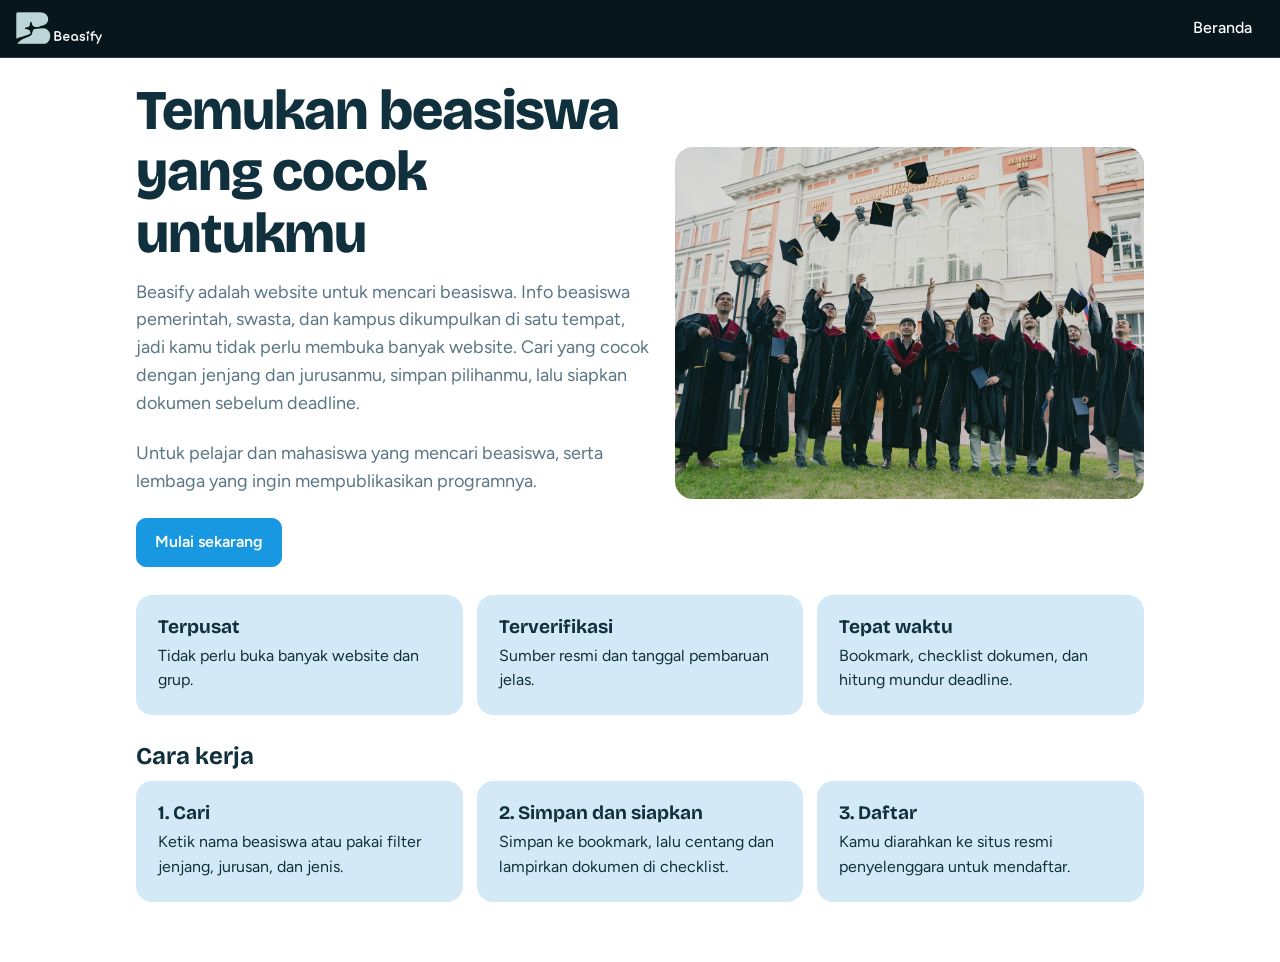
<file: Beasify/index.html>
<!DOCTYPE html>
<html lang="id"><head><meta charset="utf-8">
<meta name="viewport" content="width=device-width, initial-scale=1, viewport-fit=cover">
<title>Beranda – Beasify</title>
<link href="https://fonts.googleapis.com/css2?family=Bricolage+Grotesque:wght@600;800&family=Figtree:wght@400;500;600&display=swap" rel="stylesheet">
<link rel="stylesheet" href="css/style.css">
</head><body data-page="landing">
<header><button class="ib" id="hb" onclick="dr(1)" aria-label="Menu" style="display:none">☰</button><a href="index.html" aria-label="Beasify"><img src="" alt="Beasify"></a><span class="sp"></span>
<nav class="dn" id="dn"></nav></header>
<div class="dr" id="dr"><div class="sh" onclick="dr(0)"></div><nav id="drn"></nav></div>
<main id="app"></main><dialog id="dg"></dialog>
<script src="js/config.js"></script>
<script src="js/core.js"></script>
<script src="js/auth.js"></script>
</body></html>
</file>
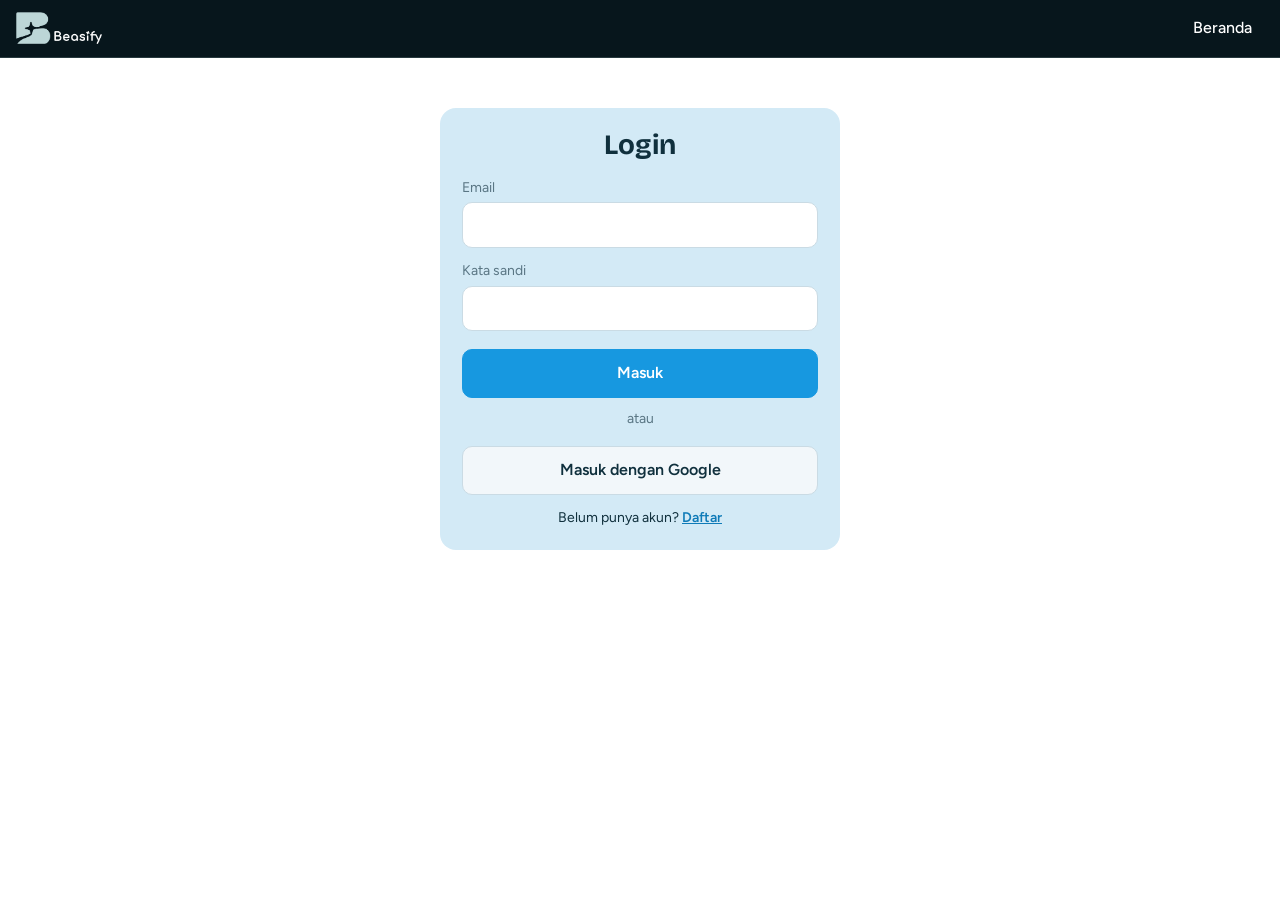
<file: Beasify/bookmark.html>
<!DOCTYPE html>
<html lang="id"><head><meta charset="utf-8">
<meta name="viewport" content="width=device-width, initial-scale=1, viewport-fit=cover">
<title>Bookmark – Beasify</title>
<link href="https://fonts.googleapis.com/css2?family=Bricolage+Grotesque:wght@600;800&family=Figtree:wght@400;500;600&display=swap" rel="stylesheet">
<link rel="stylesheet" href="css/style.css">
</head><body data-page="bookmark">
<header><button class="ib" id="hb" onclick="dr(1)" aria-label="Menu" style="display:none">☰</button><a href="index.html" aria-label="Beasify"><img src="" alt="Beasify"></a><span class="sp"></span>
<nav class="dn" id="dn"></nav></header>
<div class="dr" id="dr"><div class="sh" onclick="dr(0)"></div><nav id="drn"></nav></div>
<main id="app"></main><dialog id="dg"></dialog>
<script src="js/config.js"></script>
<script src="js/core.js"></script>
<script src="js/beasiswa.js"></script>
</body></html>
</file>
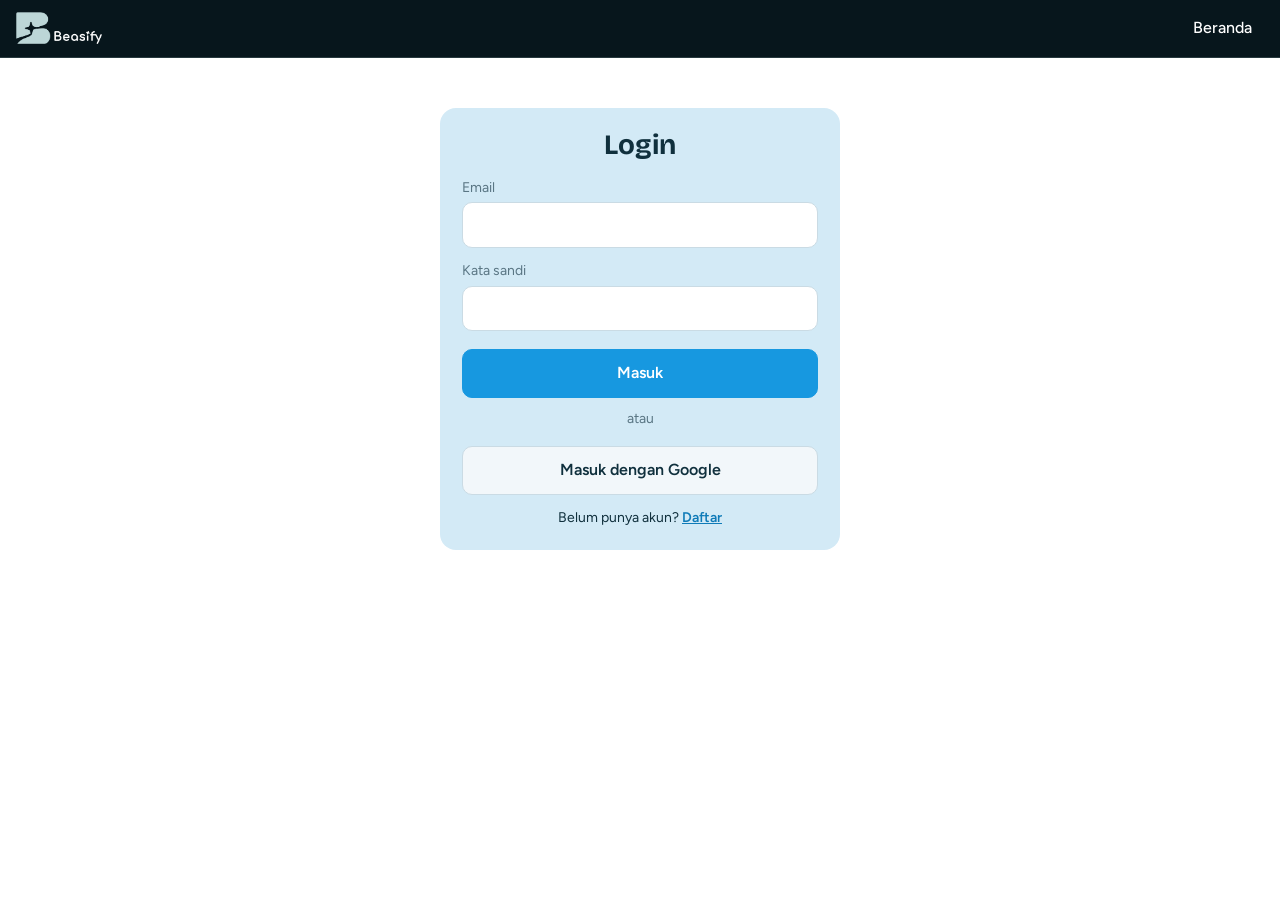
<file: Beasify/cari.html>
<!DOCTYPE html>
<html lang="id"><head><meta charset="utf-8">
<meta name="viewport" content="width=device-width, initial-scale=1, viewport-fit=cover">
<title>Cari Beasiswa – Beasify</title>
<link href="https://fonts.googleapis.com/css2?family=Bricolage+Grotesque:wght@600;800&family=Figtree:wght@400;500;600&display=swap" rel="stylesheet">
<link rel="stylesheet" href="css/style.css">
</head><body data-page="cari">
<header><button class="ib" id="hb" onclick="dr(1)" aria-label="Menu" style="display:none">☰</button><a href="index.html" aria-label="Beasify"><img src="" alt="Beasify"></a><span class="sp"></span>
<nav class="dn" id="dn"></nav></header>
<div class="dr" id="dr"><div class="sh" onclick="dr(0)"></div><nav id="drn"></nav></div>
<main id="app"></main><dialog id="dg"></dialog>
<script src="js/config.js"></script>
<script src="js/core.js"></script>
<script src="js/beasiswa.js"></script>
</body></html>
</file>
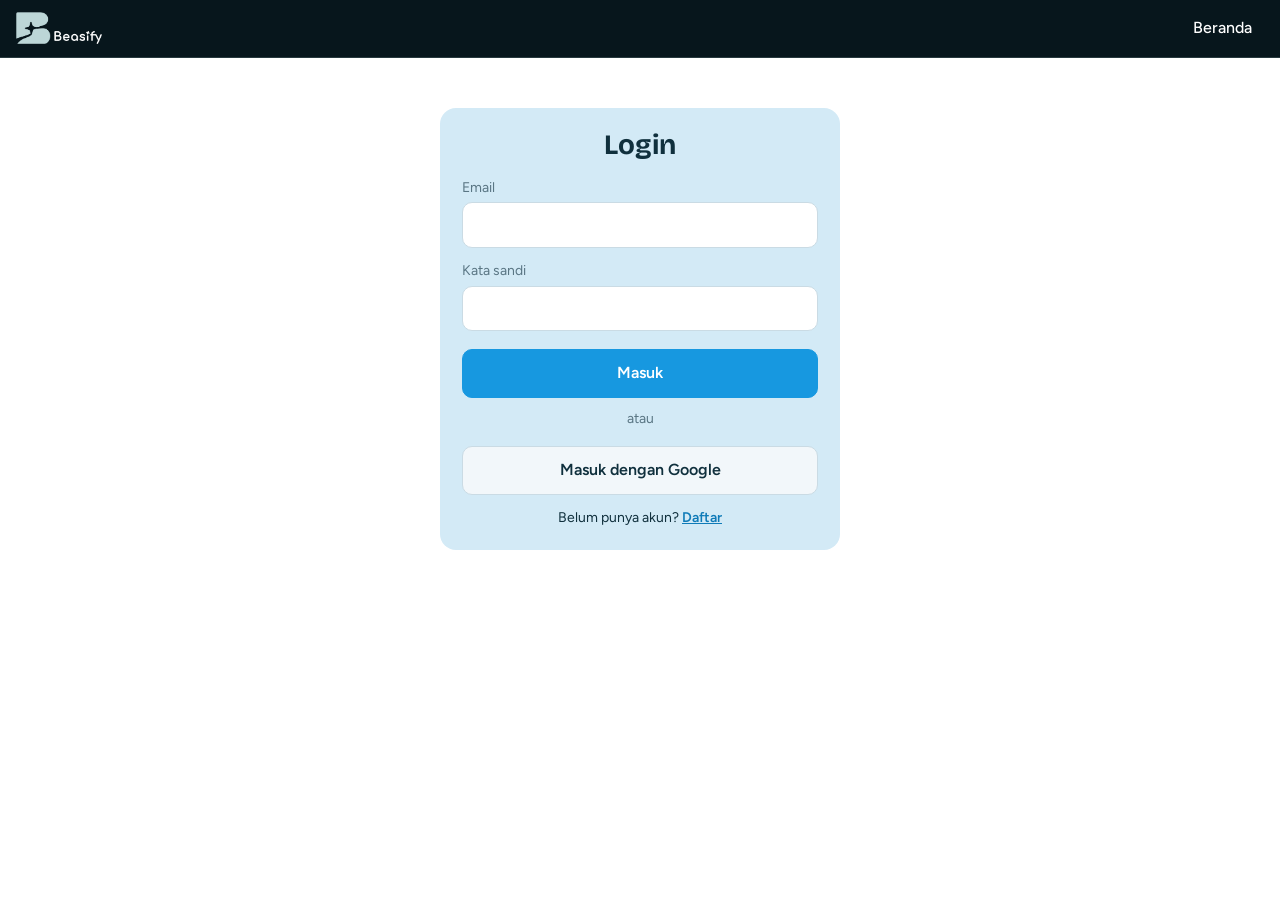
<file: Beasify/checklist.html>
<!DOCTYPE html>
<html lang="id"><head><meta charset="utf-8">
<meta name="viewport" content="width=device-width, initial-scale=1, viewport-fit=cover">
<title>Checklist Dokumen – Beasify</title>
<link href="https://fonts.googleapis.com/css2?family=Bricolage+Grotesque:wght@600;800&family=Figtree:wght@400;500;600&display=swap" rel="stylesheet">
<link rel="stylesheet" href="css/style.css">
</head><body data-page="checklist">
<header><button class="ib" id="hb" onclick="dr(1)" aria-label="Menu" style="display:none">☰</button><a href="index.html" aria-label="Beasify"><img src="" alt="Beasify"></a><span class="sp"></span>
<nav class="dn" id="dn"></nav></header>
<div class="dr" id="dr"><div class="sh" onclick="dr(0)"></div><nav id="drn"></nav></div>
<main id="app"></main><dialog id="dg"></dialog>
<script src="js/config.js"></script>
<script src="js/core.js"></script>
<script src="js/detail.js"></script>
</body></html>
</file>
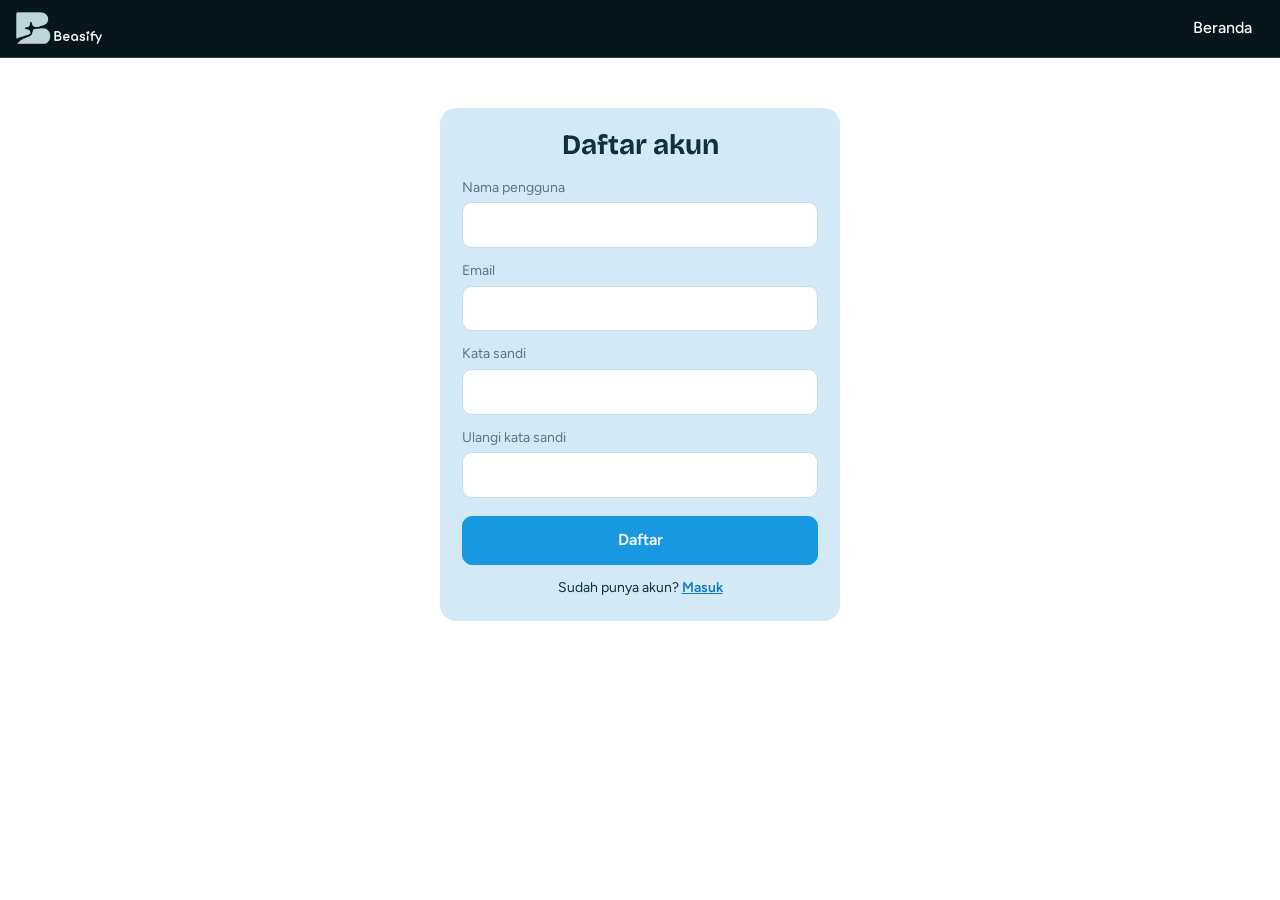
<file: Beasify/daftar.html>
<!DOCTYPE html>
<html lang="id"><head><meta charset="utf-8">
<meta name="viewport" content="width=device-width, initial-scale=1, viewport-fit=cover">
<title>Daftar – Beasify</title>
<link href="https://fonts.googleapis.com/css2?family=Bricolage+Grotesque:wght@600;800&family=Figtree:wght@400;500;600&display=swap" rel="stylesheet">
<link rel="stylesheet" href="css/style.css">
</head><body data-page="daftar">
<header><button class="ib" id="hb" onclick="dr(1)" aria-label="Menu" style="display:none">☰</button><a href="index.html" aria-label="Beasify"><img src="" alt="Beasify"></a><span class="sp"></span>
<nav class="dn" id="dn"></nav></header>
<div class="dr" id="dr"><div class="sh" onclick="dr(0)"></div><nav id="drn"></nav></div>
<main id="app"></main><dialog id="dg"></dialog>
<script src="js/config.js"></script>
<script src="js/core.js"></script>
<script src="js/auth.js"></script>
</body></html>
</file>
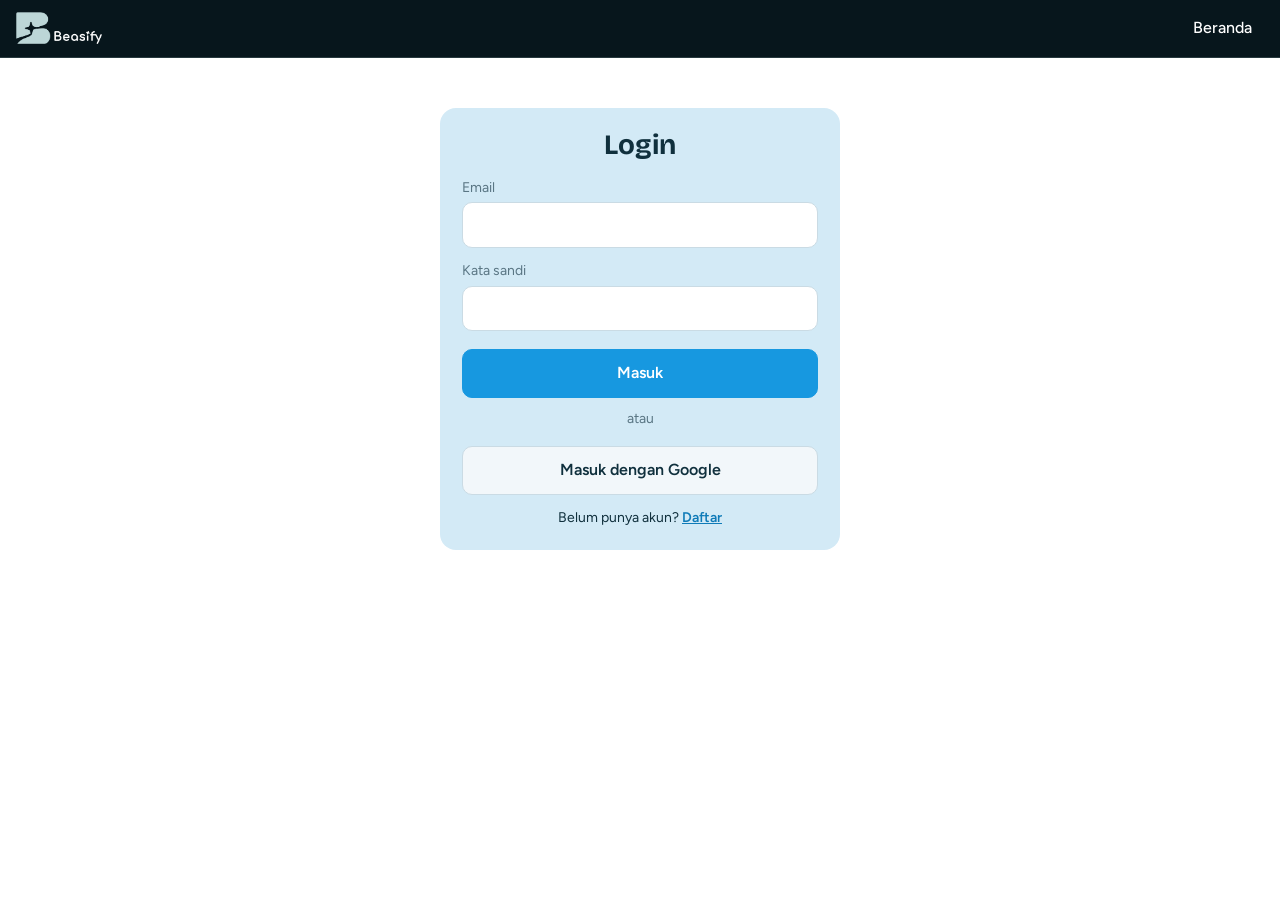
<file: Beasify/detail.html>
<!DOCTYPE html>
<html lang="id"><head><meta charset="utf-8">
<meta name="viewport" content="width=device-width, initial-scale=1, viewport-fit=cover">
<title>Detail Beasiswa – Beasify</title>
<link href="https://fonts.googleapis.com/css2?family=Bricolage+Grotesque:wght@600;800&family=Figtree:wght@400;500;600&display=swap" rel="stylesheet">
<link rel="stylesheet" href="css/style.css">
</head><body data-page="detail">
<header><button class="ib" id="hb" onclick="dr(1)" aria-label="Menu" style="display:none">☰</button><a href="index.html" aria-label="Beasify"><img src="" alt="Beasify"></a><span class="sp"></span>
<nav class="dn" id="dn"></nav></header>
<div class="dr" id="dr"><div class="sh" onclick="dr(0)"></div><nav id="drn"></nav></div>
<main id="app"></main><dialog id="dg"></dialog>
<script src="js/config.js"></script>
<script src="js/core.js"></script>
<script src="js/detail.js"></script>
</body></html>
</file>
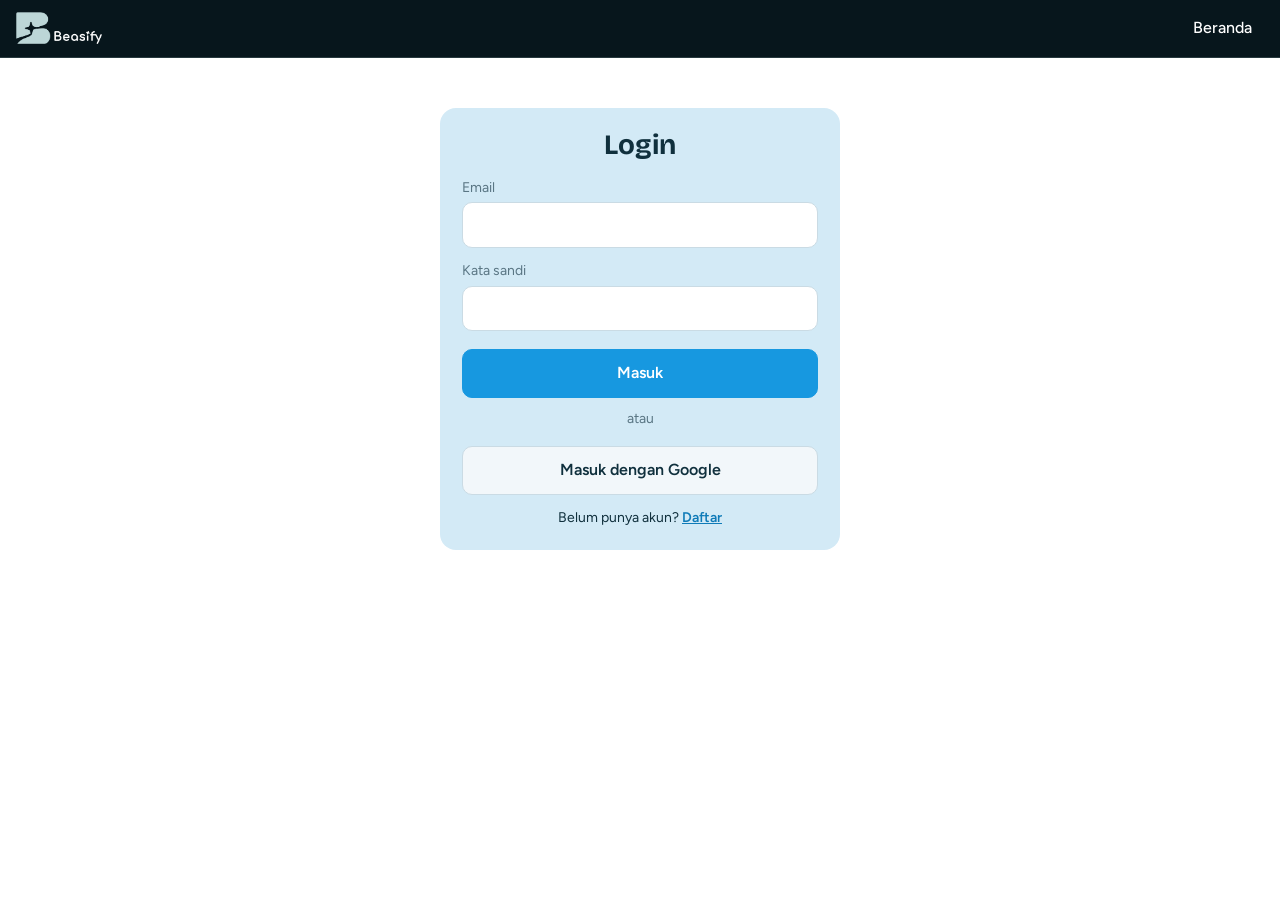
<file: Beasify/masuk.html>
<!DOCTYPE html>
<html lang="id"><head><meta charset="utf-8">
<meta name="viewport" content="width=device-width, initial-scale=1, viewport-fit=cover">
<title>Login – Beasify</title>
<link href="https://fonts.googleapis.com/css2?family=Bricolage+Grotesque:wght@600;800&family=Figtree:wght@400;500;600&display=swap" rel="stylesheet">
<link rel="stylesheet" href="css/style.css">
</head><body data-page="login">
<header><button class="ib" id="hb" onclick="dr(1)" aria-label="Menu" style="display:none">☰</button><a href="index.html" aria-label="Beasify"><img src="" alt="Beasify"></a><span class="sp"></span>
<nav class="dn" id="dn"></nav></header>
<div class="dr" id="dr"><div class="sh" onclick="dr(0)"></div><nav id="drn"></nav></div>
<main id="app"></main><dialog id="dg"></dialog>
<script src="js/config.js"></script>
<script src="js/core.js"></script>
<script src="js/auth.js"></script>
</body></html>
</file>
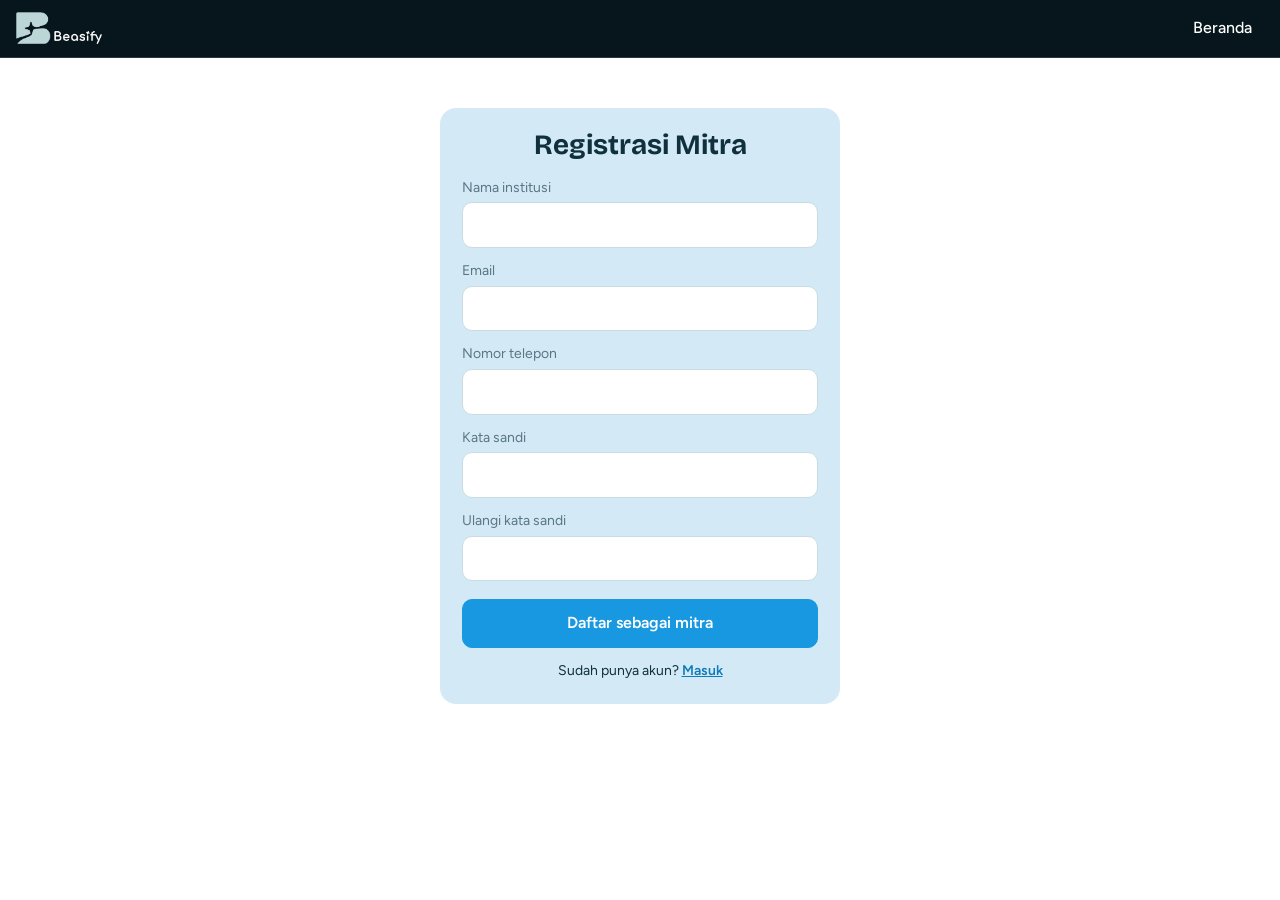
<file: Beasify/mitra-daftar.html>
<!DOCTYPE html>
<html lang="id"><head><meta charset="utf-8">
<meta name="viewport" content="width=device-width, initial-scale=1, viewport-fit=cover">
<title>Registrasi Mitra – Beasify</title>
<link href="https://fonts.googleapis.com/css2?family=Bricolage+Grotesque:wght@600;800&family=Figtree:wght@400;500;600&display=swap" rel="stylesheet">
<link rel="stylesheet" href="css/style.css">
</head><body data-page="mitradaftar">
<header><button class="ib" id="hb" onclick="dr(1)" aria-label="Menu" style="display:none">☰</button><a href="index.html" aria-label="Beasify"><img src="" alt="Beasify"></a><span class="sp"></span>
<nav class="dn" id="dn"></nav></header>
<div class="dr" id="dr"><div class="sh" onclick="dr(0)"></div><nav id="drn"></nav></div>
<main id="app"></main><dialog id="dg"></dialog>
<script src="js/config.js"></script>
<script src="js/core.js"></script>
<script src="js/auth.js"></script>
</body></html>
</file>
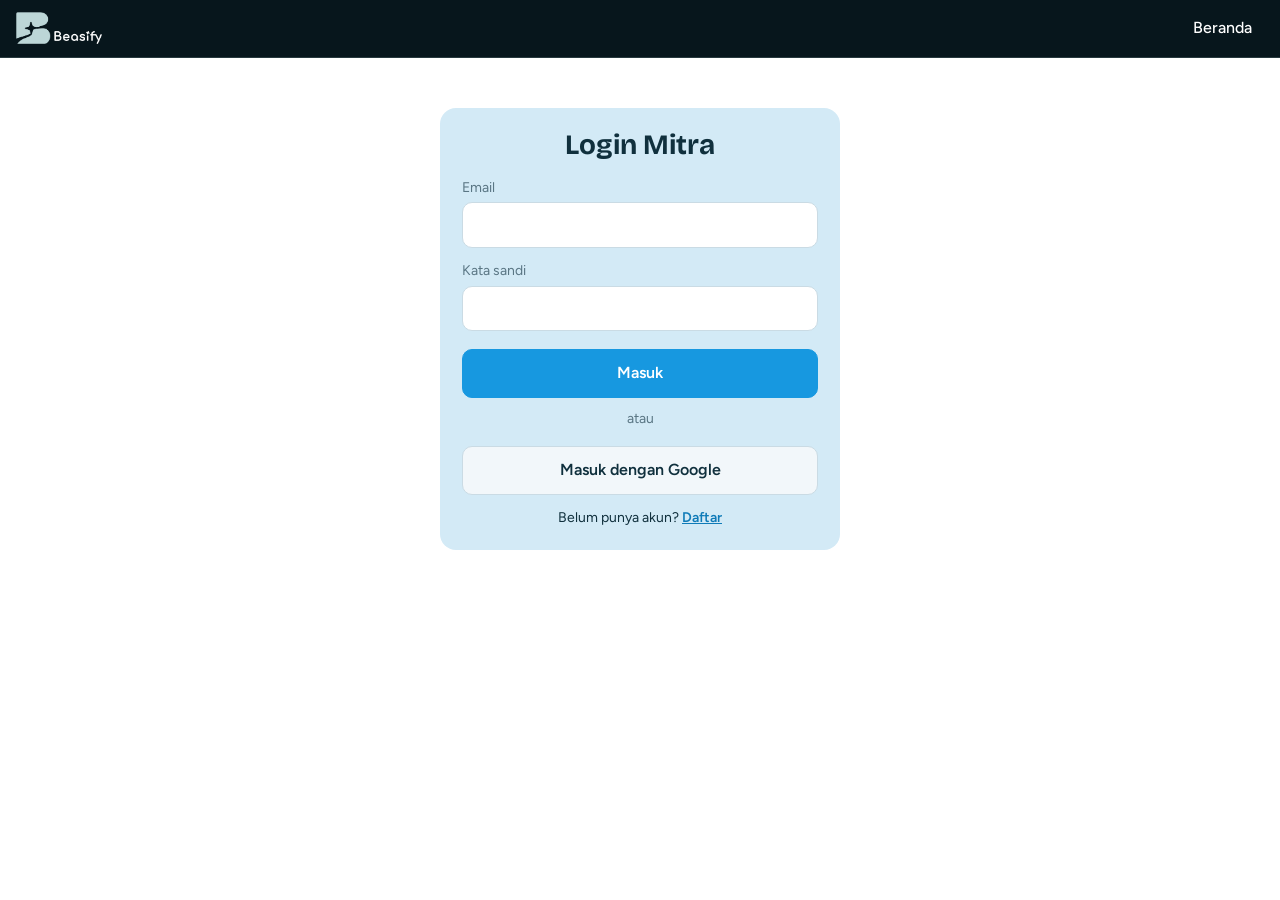
<file: Beasify/mitra-form.html>
<!DOCTYPE html>
<html lang="id"><head><meta charset="utf-8">
<meta name="viewport" content="width=device-width, initial-scale=1, viewport-fit=cover">
<title>Daftar Program – Beasify</title>
<link href="https://fonts.googleapis.com/css2?family=Bricolage+Grotesque:wght@600;800&family=Figtree:wght@400;500;600&display=swap" rel="stylesheet">
<link rel="stylesheet" href="css/style.css">
</head><body data-page="mitraform">
<header><button class="ib" id="hb" onclick="dr(1)" aria-label="Menu" style="display:none">☰</button><a href="index.html" aria-label="Beasify"><img src="" alt="Beasify"></a><span class="sp"></span>
<nav class="dn" id="dn"></nav></header>
<div class="dr" id="dr"><div class="sh" onclick="dr(0)"></div><nav id="drn"></nav></div>
<main id="app"></main><dialog id="dg"></dialog>
<script src="js/config.js"></script>
<script src="js/core.js"></script>
<script src="js/mitra.js"></script>
</body></html>
</file>
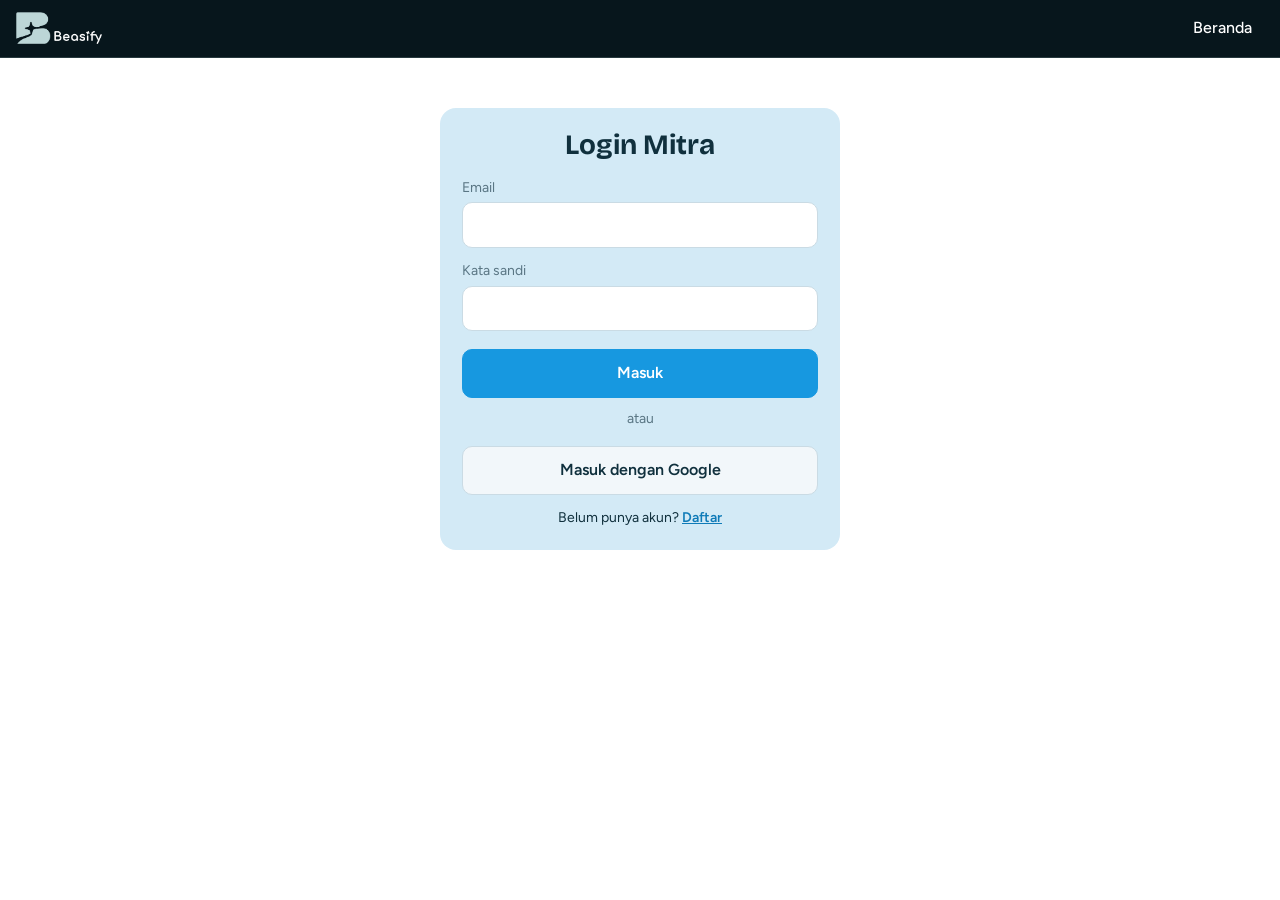
<file: Beasify/mitra-masuk.html>
<!DOCTYPE html>
<html lang="id"><head><meta charset="utf-8">
<meta name="viewport" content="width=device-width, initial-scale=1, viewport-fit=cover">
<title>Login Mitra – Beasify</title>
<link href="https://fonts.googleapis.com/css2?family=Bricolage+Grotesque:wght@600;800&family=Figtree:wght@400;500;600&display=swap" rel="stylesheet">
<link rel="stylesheet" href="css/style.css">
</head><body data-page="mitralogin">
<header><button class="ib" id="hb" onclick="dr(1)" aria-label="Menu" style="display:none">☰</button><a href="index.html" aria-label="Beasify"><img src="" alt="Beasify"></a><span class="sp"></span>
<nav class="dn" id="dn"></nav></header>
<div class="dr" id="dr"><div class="sh" onclick="dr(0)"></div><nav id="drn"></nav></div>
<main id="app"></main><dialog id="dg"></dialog>
<script src="js/config.js"></script>
<script src="js/core.js"></script>
<script src="js/auth.js"></script>
</body></html>
</file>
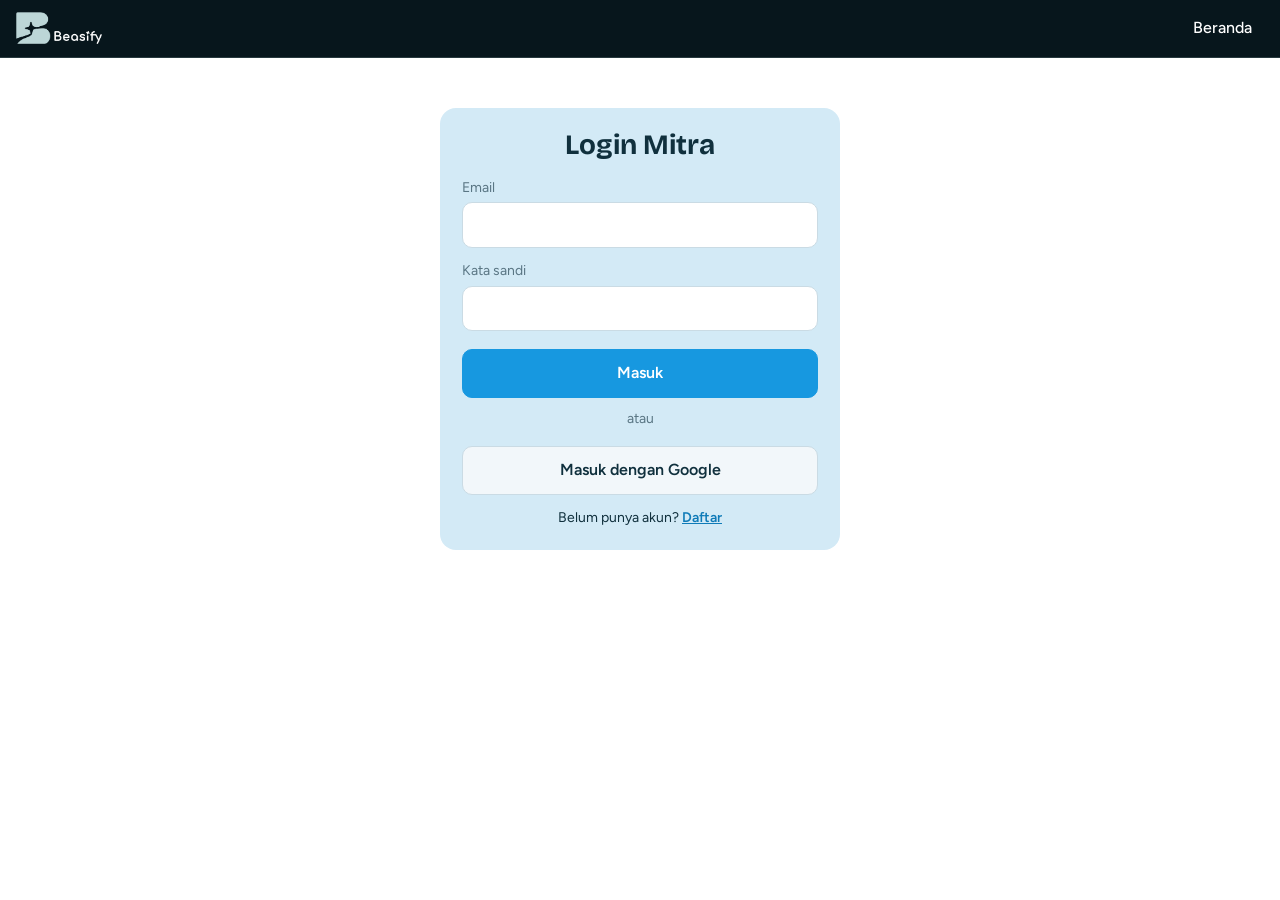
<file: Beasify/mitra.html>
<!DOCTYPE html>
<html lang="id"><head><meta charset="utf-8">
<meta name="viewport" content="width=device-width, initial-scale=1, viewport-fit=cover">
<title>Portal Mitra – Beasify</title>
<link href="https://fonts.googleapis.com/css2?family=Bricolage+Grotesque:wght@600;800&family=Figtree:wght@400;500;600&display=swap" rel="stylesheet">
<link rel="stylesheet" href="css/style.css">
</head><body data-page="mitra">
<header><button class="ib" id="hb" onclick="dr(1)" aria-label="Menu" style="display:none">☰</button><a href="index.html" aria-label="Beasify"><img src="" alt="Beasify"></a><span class="sp"></span>
<nav class="dn" id="dn"></nav></header>
<div class="dr" id="dr"><div class="sh" onclick="dr(0)"></div><nav id="drn"></nav></div>
<main id="app"></main><dialog id="dg"></dialog>
<script src="js/config.js"></script>
<script src="js/core.js"></script>
<script src="js/mitra.js"></script>
</body></html>
</file>
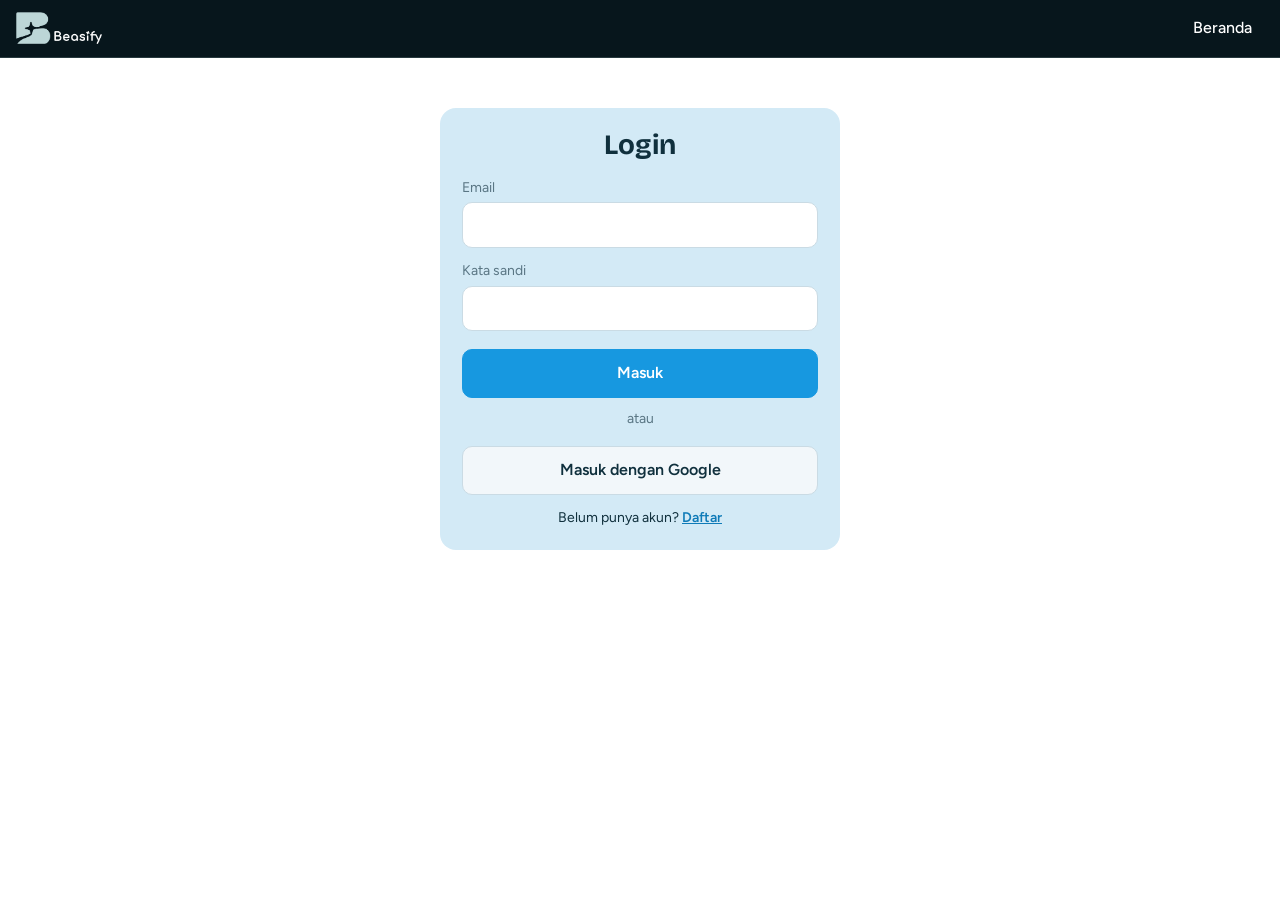
<file: Beasify/status.html>
<!DOCTYPE html>
<html lang="id"><head><meta charset="utf-8">
<meta name="viewport" content="width=device-width, initial-scale=1, viewport-fit=cover">
<title>Status Apply – Beasify</title>
<link href="https://fonts.googleapis.com/css2?family=Bricolage+Grotesque:wght@600;800&family=Figtree:wght@400;500;600&display=swap" rel="stylesheet">
<link rel="stylesheet" href="css/style.css">
</head><body data-page="status">
<header><button class="ib" id="hb" onclick="dr(1)" aria-label="Menu" style="display:none">☰</button><a href="index.html" aria-label="Beasify"><img src="" alt="Beasify"></a><span class="sp"></span>
<nav class="dn" id="dn"></nav></header>
<div class="dr" id="dr"><div class="sh" onclick="dr(0)"></div><nav id="drn"></nav></div>
<main id="app"></main><dialog id="dg"></dialog>
<script src="js/config.js"></script>
<script src="js/core.js"></script>
<script src="js/beasiswa.js"></script>
</body></html>
</file>
<file: Beasify/css/style.css>
:root{--h:#5e98ae;--hd:#07161c;--c:#d3eaf6;--b:#1798e0;--bd:#0f7bb8;--bg:#fff;--s:#f2f7fa;--ln:#cadbe4;--tx:#10303d;--mu:#5a7684;--ok:#16794d;--wn:#9a6200;--er:#b3321f;box-sizing:border-box;padding-top:env(safe-area-inset-top,0px);padding-bottom:env(safe-area-inset-bottom,0px)}
@media(prefers-color-scheme:dark){:root:not([data-theme="light"]){--c:#163b4d;--bg:#0b1a21;--s:#112530;--ln:#23424f;--tx:#e6f2f7;--mu:#93b0bd;--b:#3ab0f0;--bd:#8fd3f7;--ok:#6ad6a0;--wn:#f2c46b;--er:#f08a7a}}
:root[data-theme="dark"]{--c:#163b4d;--bg:#0b1a21;--s:#112530;--ln:#23424f;--tx:#e6f2f7;--mu:#93b0bd;--b:#3ab0f0;--bd:#8fd3f7;--ok:#6ad6a0;--wn:#f2c46b;--er:#f08a7a}
html{height:100%}*{box-sizing:border-box}
body{margin:0;min-height:100%;background:var(--bg);color:var(--tx);font:400 16px/1.55 Figtree,system-ui,sans-serif}
h1,h2,h3{font-family:"Bricolage Grotesque",Figtree,sans-serif;margin:0;line-height:1.1}
header{position:sticky;top:0;z-index:20;background:var(--hd);border-bottom:1px solid rgba(189,220,219,.18);display:flex;align-items:center;gap:10px;padding:8px 16px}
header img{height:32px;width:auto;display:block}.sp{flex:1}
.ib{background:rgba(255,255,255,.2);border:0;color:#fff;width:40px;height:40px;border-radius:10px;font-size:20px;cursor:pointer}
.dn{display:none;gap:4px}.dn a{color:#fff;text-decoration:none;padding:8px 12px;border-radius:8px;font-weight:500}.dn a:hover{background:rgba(255,255,255,.2)}
@media(min-width:800px){.dn{display:flex}#hb{display:none}}
.w{max-width:1040px;margin:0 auto;padding:22px 16px 60px}
button,.bt{font:inherit;font-weight:600;cursor:pointer;border-radius:10px;border:1px solid var(--ln);background:var(--s);color:var(--tx);padding:11px 18px;text-decoration:none;display:inline-block;text-align:center}
.p{background:var(--b);border-color:var(--b);color:#fff}.p:hover{background:var(--bd)}.bl{width:100%}
input,select{font:inherit;color:var(--tx);background:var(--bg);border:1px solid var(--ln);border-radius:10px;padding:11px 13px;width:100%;min-width:0}
:focus-visible{outline:2px solid var(--b);outline-offset:2px}
label{display:grid;gap:4px;font-size:14px;color:var(--mu);margin-bottom:12px}
.card{background:var(--c);border-radius:16px;padding:22px}
.au{max-width:400px;margin:28px auto}.au h2{text-align:center;margin-bottom:16px;font-size:28px}.au .bt,.au button{margin-top:6px}
.or{text-align:center;color:var(--mu);margin:10px 0;font-size:14px}.lk{text-align:center;font-size:14px;margin-top:12px}.lk a{color:var(--bd);font-weight:600;cursor:pointer}
.hero{display:grid;gap:24px;align-items:center;margin-bottom:28px}@media(min-width:800px){.hero{grid-template-columns:1.1fr 1fr}}
.hero h1{font-size:clamp(32px,6vw,56px);font-weight:800;letter-spacing:-.02em}.hero p{color:var(--mu);font-size:18px;margin:14px 0 22px}
.ph{overflow:hidden;aspect-ratio:4/3;border-radius:18px;background:linear-gradient(135deg,var(--h),var(--b));display:grid;place-items:center;font-size:84px}
.g3{display:grid;gap:14px;grid-template-columns:repeat(auto-fit,minmax(220px,1fr))}.g3 .card h3{font-size:19px;margin-bottom:6px}
.bar{display:flex;gap:8px;margin-bottom:16px}.bar input{flex:1;border-radius:99px}
.gr{display:grid;gap:14px;grid-template-columns:repeat(auto-fill,minmax(250px,1fr))}
.it{background:var(--s);border:1px solid var(--ln);border-radius:14px;overflow:hidden;display:flex;flex-direction:column}
.th{height:96px;overflow:hidden;background:var(--c);display:grid;place-items:center;font-size:38px}.it .bd{padding:14px;display:grid;gap:6px;flex:1}.it h3{font-size:18px}
.mu{color:var(--mu);font-size:14px}.dl{font-weight:600;font-size:14px}.u{color:var(--er)}.s2{color:var(--wn)}.o{color:var(--ok)}
.row{display:flex;gap:8px;flex-wrap:wrap}.row>*{flex:1}
.bk{border:0;background:none;font-size:22px;padding:0 4px;cursor:pointer;width:auto}
.em{text-align:center;max-width:380px;margin:50px auto}.em .card{padding:28px}
.dr{position:fixed;inset:0;z-index:30;display:none}.dr.on{display:flex}.dr .sh{flex:1;background:rgba(0,0,0,.5)}
.dr nav{width:260px;background:var(--bg);padding:20px;display:grid;align-content:start;gap:4px;order:-1}
.dr nav a{padding:12px;border-radius:10px;text-decoration:none;color:var(--tx);font-weight:500;cursor:pointer}.dr nav a:hover{background:var(--c)}
dialog{background:var(--bg);color:var(--tx);border:0;border-radius:18px;width:calc(100% - 28px);max-width:460px;padding:24px}dialog::backdrop{background:rgba(0,0,0,.55)}
dialog h3{margin-bottom:14px;font-size:22px}
.st{display:flex;margin:0 0 22px;border-radius:10px;overflow:hidden;border:1px solid var(--ln)}.st div{flex:1;text-align:center;padding:9px 4px;font-size:13px;font-weight:600;color:var(--mu);background:var(--s)}.st .on{background:var(--b);color:#fff}
.ck{display:flex;gap:10px;padding:12px;border:1px solid var(--ln);border-radius:10px;margin-bottom:8px;background:var(--s);align-items:center}.ck input{width:20px;height:20px;padding:0}
.stats{display:grid;grid-template-columns:1fr 1fr;gap:12px;margin:14px 0 22px}.stats div{background:var(--bg);border-radius:12px;padding:14px;text-align:center}.stats b{display:block;font:800 30px "Bricolage Grotesque"}
.det{display:grid;gap:22px}@media(min-width:800px){.det{grid-template-columns:320px 1fr}}.det .ph{font-size:64px;aspect-ratio:1}
.bg2{display:inline-block;font-size:12.5px;font-weight:600;padding:3px 10px;border-radius:99px;background:var(--c);color:var(--bd)}
.ok2{text-align:center}.ok2 .ph{width:90px;height:90px;border-radius:50%;margin:10px auto 18px;font-size:44px;aspect-ratio:1}
.fab{position:fixed;right:18px;bottom:calc(18px + env(safe-area-inset-bottom,0px));width:56px;height:56px;border-radius:50%;font-size:28px;padding:0;box-shadow:0 4px 14px rgba(0,0,0,.3);z-index:10}
</file>
